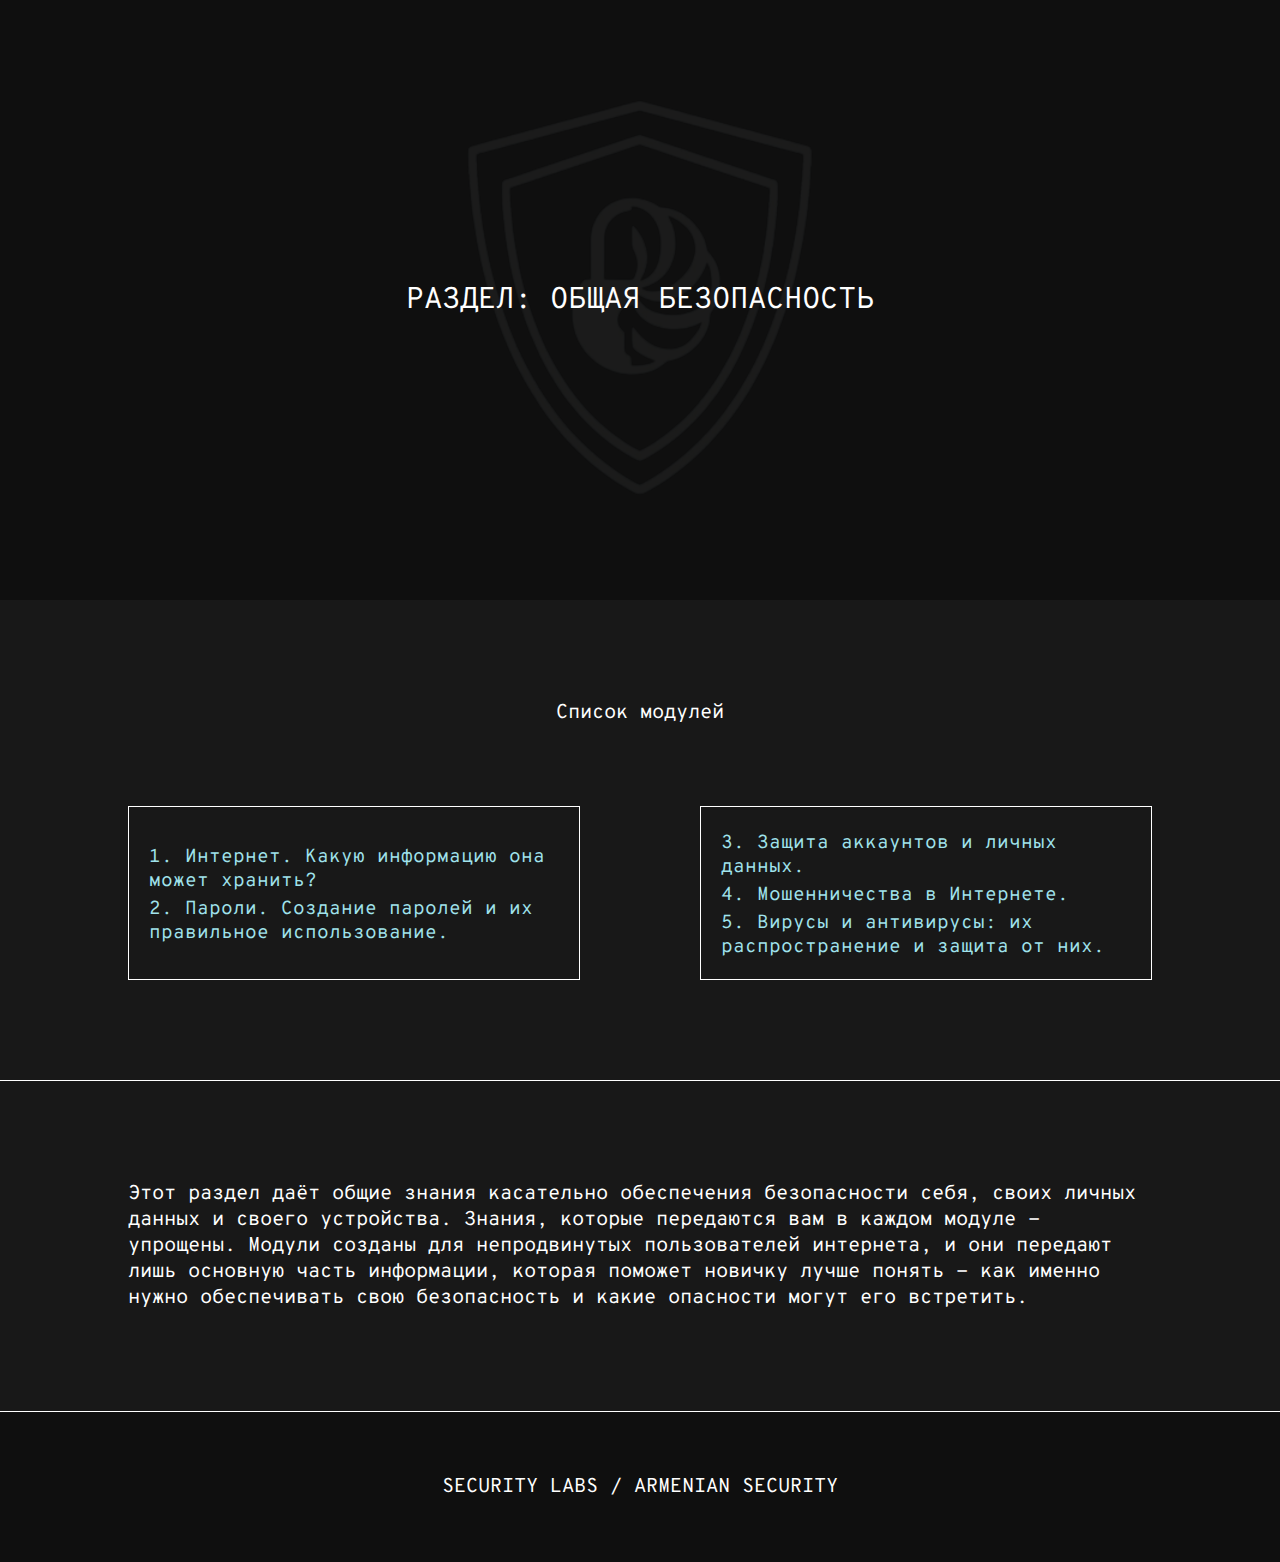
<file: general_security/index.html>
<!DOCTYPE html>
<html lang="en">
<head>
    <meta charset="UTF-8">
    <meta name="viewport" content="width=device-width, initial-scale=1.0">
    <title>Общая безопасность</title>
    <link rel="icon" href="../icon.ico" type="image/x-icon">
    <link rel="stylesheet" href="styles/style.css">
</head>
<body>
    <section class="enter section__animation">
        <div class="wrapper">
            <div class="enter__image">
                <img src="images/shield.png" alt="">
            </div>
            <div class="enter__title text">РАЗДЕЛ: ОБЩАЯ БЕЗОПАСНОСТЬ</div>
        </div>
    </section>
    <section class="modules section__animation" id="modules">
        <div class="wrapper">
            <div class="modules__title text">Список модулей</div>
            <div class="modules__blocks">
                <div class="modules__blocks-block">
                    <div class="modules__blocks-block-item text"><a href="modules/internet/index.html" class="link">1. Интернет. Какую информацию она может хранить?</a></div>
                    <div class="modules__blocks-block-item text"><a href="modules/passwords/index.html" class="link">2. Пароли. Создание паролей и их правильное использование.</a></div>
                </div>
                <div class="modules__blocks-block">
                    <div class="modules__blocks-block-item text"><a href="modules/account_protection/index.html" class="link">3. Защита аккаунтов и личных данных.</a></div>
                    <div class="modules__blocks-block-item text"><a href="modules/internet_fraud/index.html" class="link">4. Мошенничества в Интернете.</a></div>
                    <div class="modules__blocks-block-item text"><a href="modules/viruses_and_antiviruses/index.html" class="link">5. Вирусы и антивирусы: их распространение и защита от них.</a></div>
                </div>
            </div>
        </div>
    </section>
    <section class="data">
        <div class="wrapper">
            <div class="data__info text">
                Этот раздел даёт общие знания касательно обеспечения безопасности себя, своих личных данных и своего устройства.
                Знания, которые передаются вам в каждом модуле - упрощены. Модули созданы для непродвинутых пользователей интернета,
                и они передают лишь основную часть информации, которая поможет новичку лучше понять - как именно нужно обеспечивать свою безопасность и 
                какие опасности могут его встретить.
            </div>
        </div>
    </section>
    <footer class="footer">
        <div class="wrapper">
            <div class="footer__text text">SECURITY LABS / ARMENIAN SECURITY</div>
        </div>
    </footer>
</body>
</html>
</file>
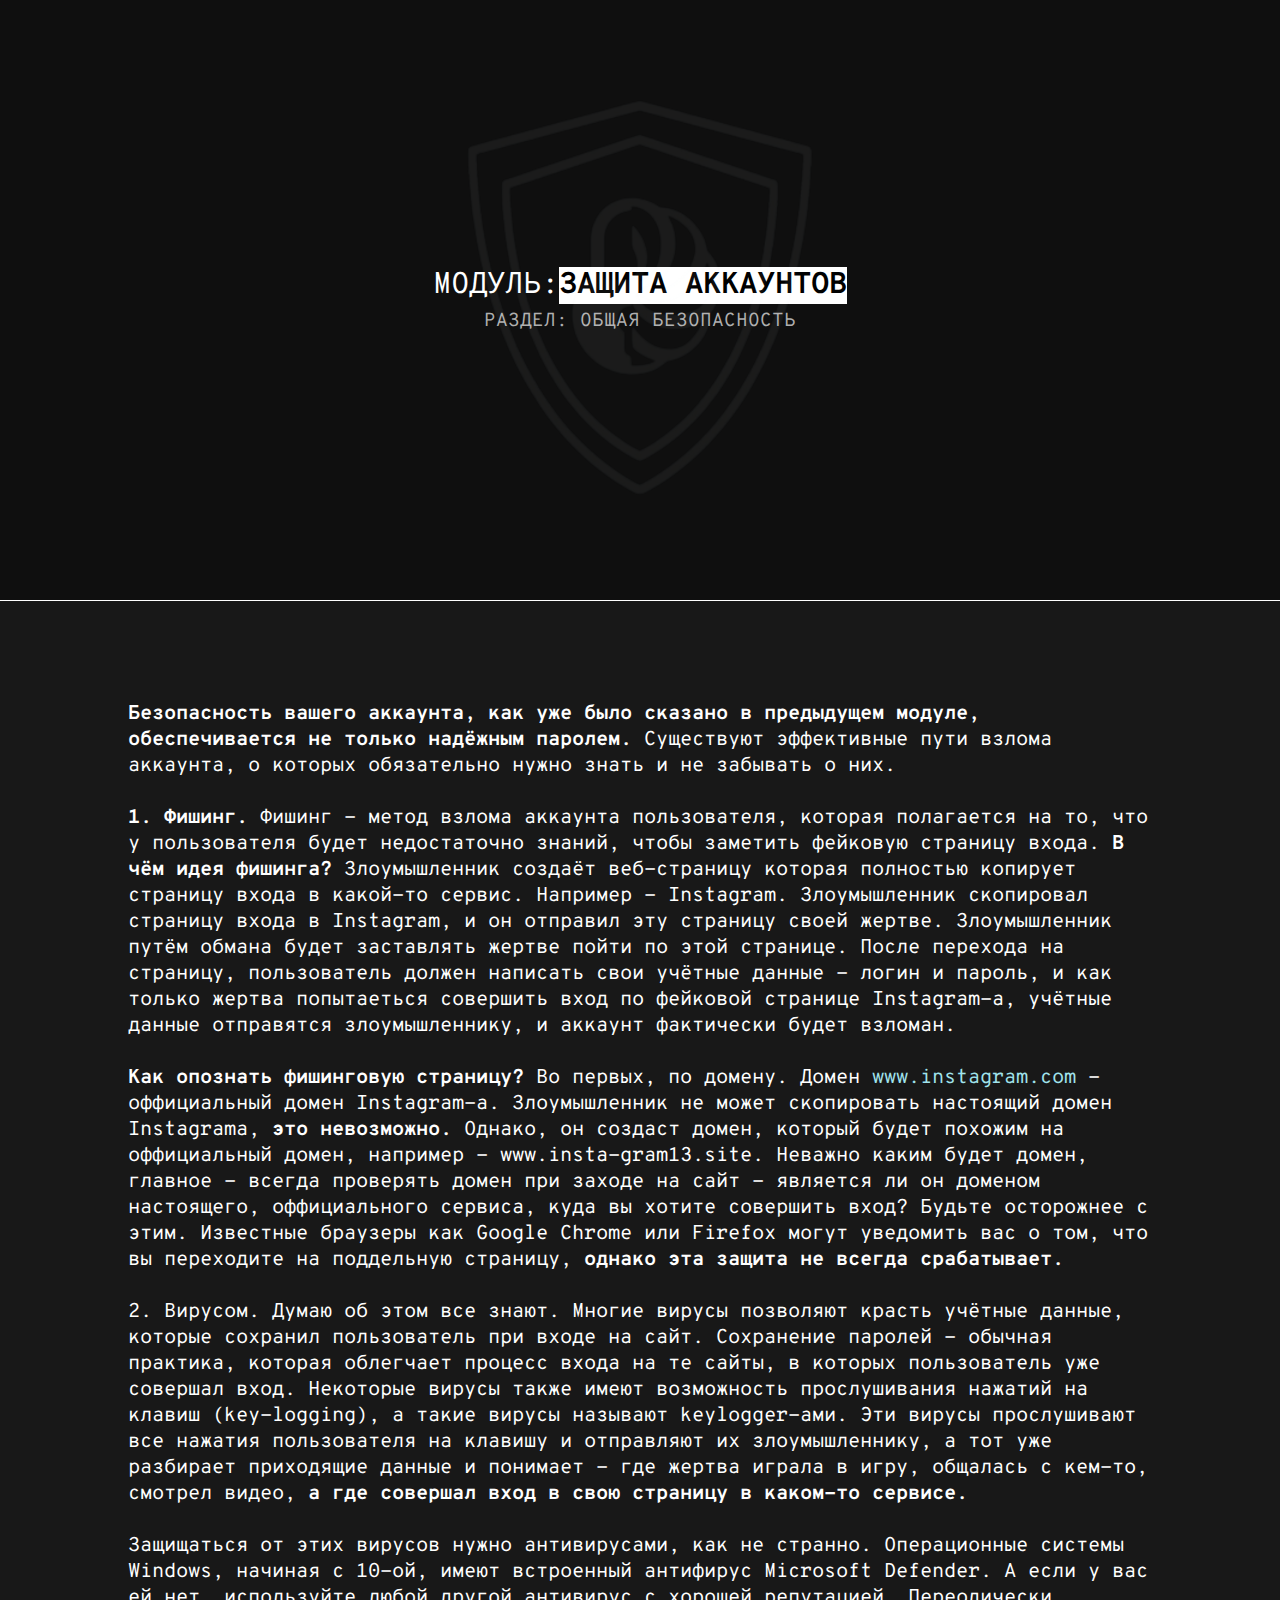
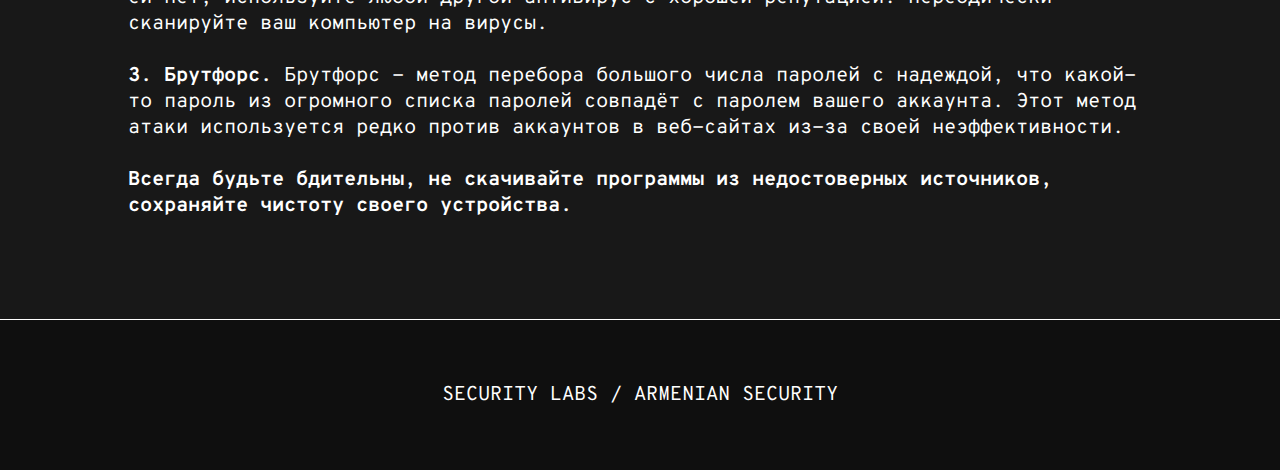
<file: general_security/modules/account_protection/index.html>
<!DOCTYPE html>
<html lang="en">
<head>
    <meta charset="UTF-8">
    <meta name="viewport" content="width=device-width, initial-scale=1.0">
    <title>Защита Аккаунтов</title>
    <link rel="icon" href="../../../icon.ico" type="image/x-icon">
    <link rel="stylesheet" href="../styles/style.css">
</head>
<body>
    <section class="enter section__animation">
        <div class="wrapper">
            <div class="enter__image">
                <img src="../images/shield.png" alt="">
            </div>
            <div class="enter__infoblock">
                <div class="enter__infoblock__title text">МОДУЛЬ:<span>ЗАЩИТА АККАУНТОВ</span></div>
                <div class="enter__infoblock__subtitle text">РАЗДЕЛ: ОБЩАЯ БЕЗОПАСНОСТЬ</div>
            </div>
        </div>
    </section>
    <section class="data">
        <div class="wrapper">
            <div class="data__info text">
                <span>Безопасность вашего аккаунта, как уже было сказано в предыдущем модуле, обеспечивается не только надёжным паролем. </span>
                Существуют эффективные пути взлома аккаунта, о которых обязательно нужно знать и не забывать о них.
                <br><br>
                <span>1. Фишинг.</span> Фишинг - метод взлома аккаунта пользователя, которая полагается на то, что у пользователя
                будет недостаточно знаний, чтобы заметить фейковую страницу входа. <span>В чём идея фишинга?</span>
                Злоумышленник создаёт веб-страницу которая полностью копирует страницу входа в какой-то сервис. Например - Instagram. Злоумышленник скопировал
                страницу входа в Instagram, и он отправил эту страницу своей жертве. Злоумышленник путём обмана будет заставлять жертве пойти по этой странице.
                После перехода на страницу, пользователь должен написать свои учётные данные - логин и пароль, и как только жертва попытаеться совершить вход по 
                фейковой странице Instagram-а, учётные данные отправятся злоумышленнику, и аккаунт фактически будет взломан. 
                <br><br>
                <span>Как опознать фишинговую страницу?</span> Во первых, по домену. Домен <a href="https://www.instagram.com" class="link">www.instagram.com</a> - оффициальный домен Instagram-а. Злоумышленник
                не может скопировать настоящий домен Instagrama, <span>это невозможно.</span> Однако, он создаст домен, который будет похожим на оффициальный домен, 
                например - www.insta-gram13.site. Неважно каким будет домен, главное - всегда проверять домен при заходе на сайт - является ли он доменом настоящего, оффициального
                сервиса, куда вы хотите совершить вход? Будьте осторожнее с этим. Известные браузеры как Google Chrome или Firefox могут уведомить вас о том, что вы переходите
                на поддельную страницу, <span>однако эта защита не всегда срабатывает.</span>
                <br><br>
                2. Вирусом. Думаю об этом все знают. Многие вирусы позволяют красть учётные данные, которые сохранил пользователь при входе на сайт. Сохранение паролей - обычная практика,
                которая облегчает процесс входа на те сайты, в которых пользователь уже совершал вход. Некоторые вирусы также имеют возможность прослушивания нажатий на клавиш (key-logging),
                а такие вирусы называют keylogger-ами. Эти вирусы прослушивают все нажатия пользователя на клавишу и отправляют их злоумышленнику, а тот уже разбирает приходящие данные 
                и понимает - где жертва играла в игру, общалась с кем-то, смотрел видео, <span>а где совершал вход в свою страницу в каком-то сервисе.</span>
                <br><br>
                Защищаться от этих вирусов нужно антивирусами, как не странно. Операционные системы Windows, начиная с 10-ой, имеют встроенный антифирус Microsoft Defender. А если у вас ей
                нет, используйте любой другой антивирус с хорошей репутацией. Переодически сканируйте ваш компьютер на вирусы.
                <br><br>
                <span>3. Брутфорс.</span> Брутфорс - метод перебора большого числа паролей с надеждой, что какой-то пароль из огромного списка паролей совпадёт с паролем вашего аккаунта. 
                Этот метод атаки используется редко против аккаунтов в веб-сайтах из-за своей неэффективности.
                <br><br>
                <span>Всегда будьте бдительны, не скачивайте программы из недостоверных источников, сохраняйте чистоту своего устройства.</span>
            </div>
        </div>
    </section>
    <footer class="footer">
        <div class="wrapper">
            <div class="footer__text text">SECURITY LABS / ARMENIAN SECURITY</div>
        </div>
    </footer>
</body>
</html>
</file>
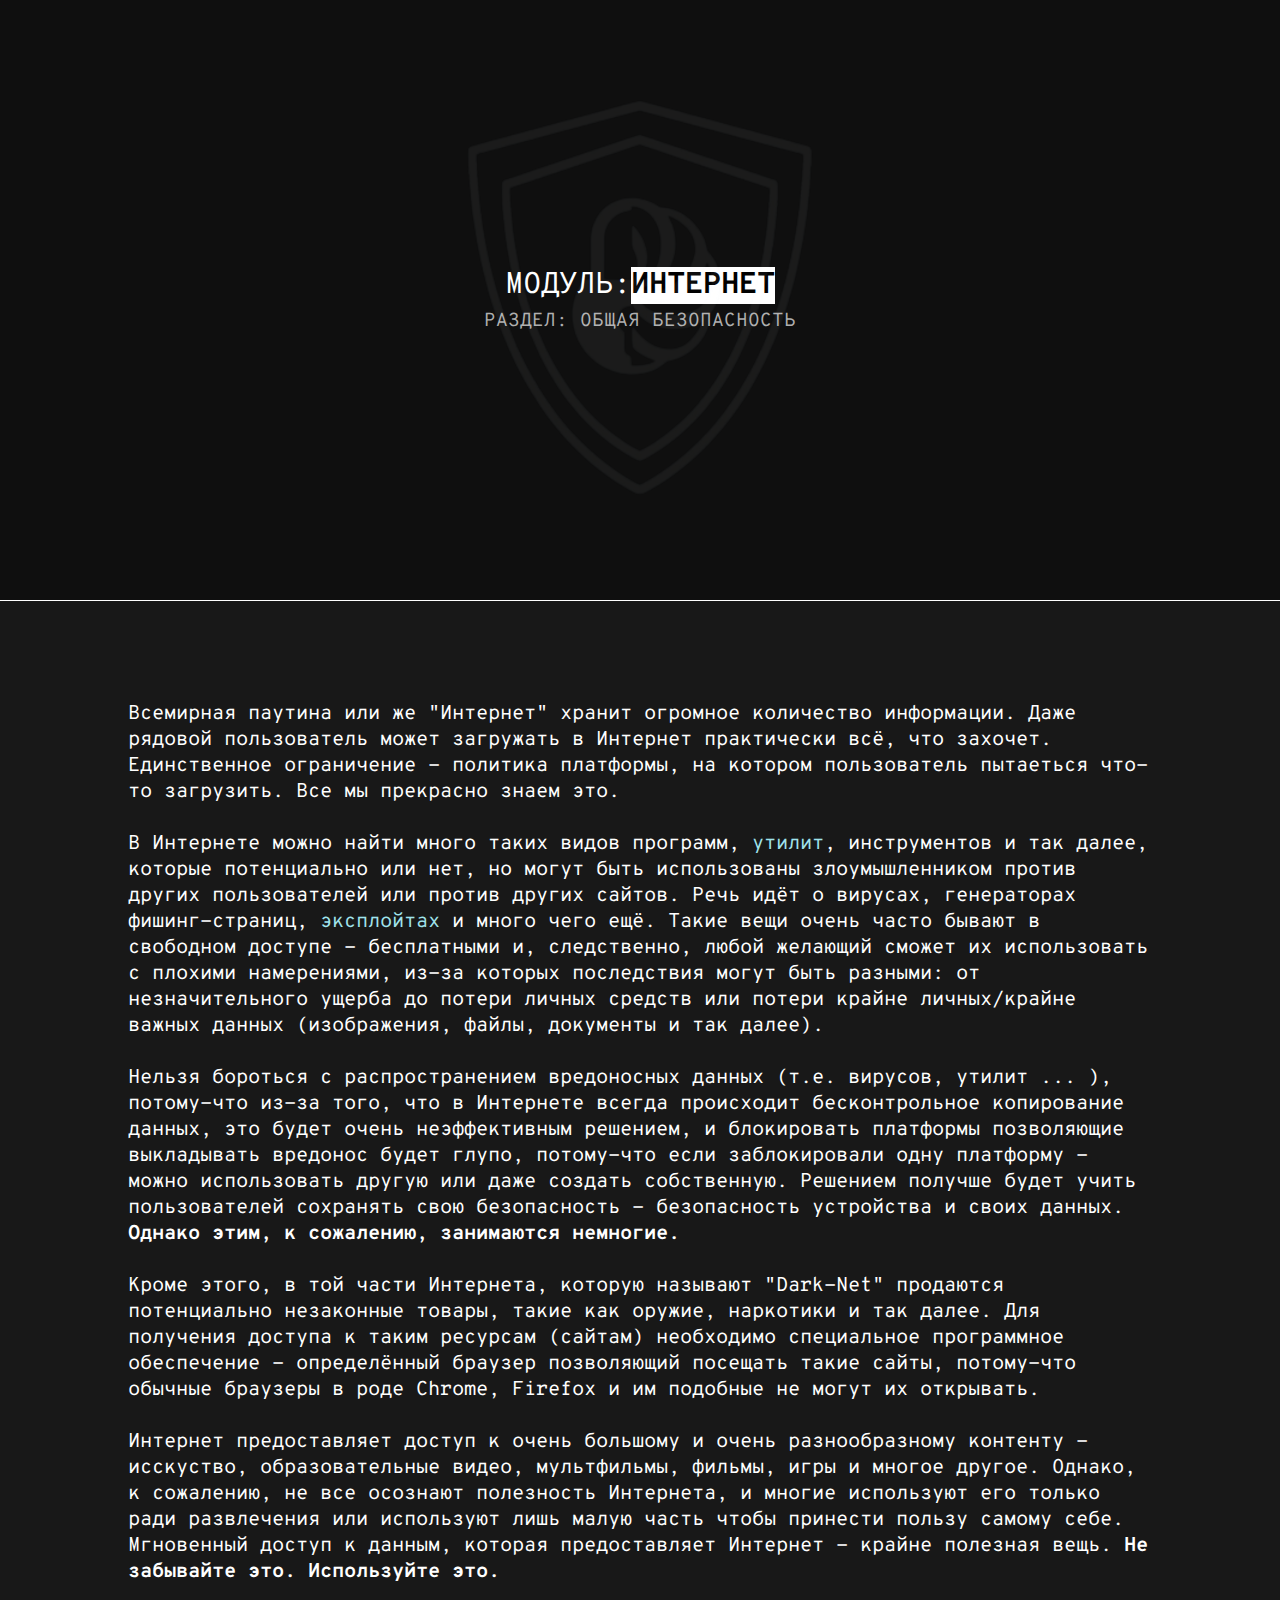
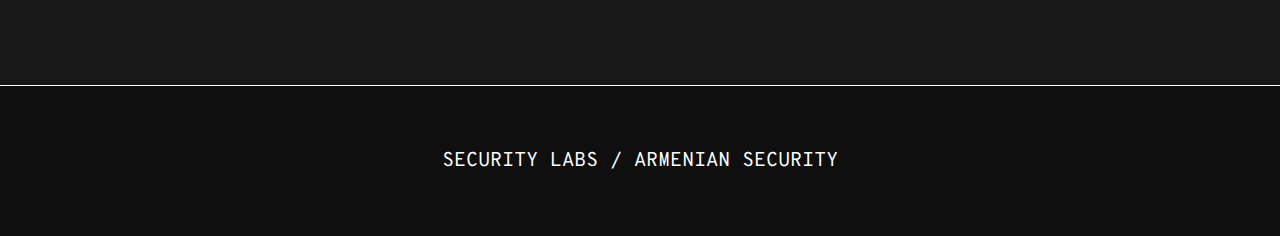
<file: general_security/modules/internet/index.html>
<!DOCTYPE html>
<html lang="en">
<head>
    <meta charset="UTF-8">
    <meta name="viewport" content="width=device-width, initial-scale=1.0">
    <title>Интернет</title>
    <link rel="icon" href="../../../icon.ico" type="image/x-icon">
    <link rel="stylesheet" href="../styles/style.css">
</head>
<body>
    <section class="enter section__animation">
        <div class="wrapper">
            <div class="enter__image">
                <img src="../images/shield.png" alt="">
            </div>
            <div class="enter__infoblock">
                <div class="enter__infoblock__title text">МОДУЛЬ:<span>ИНТЕРНЕТ</span></div>
                <div class="enter__infoblock__subtitle text">РАЗДЕЛ: ОБЩАЯ БЕЗОПАСНОСТЬ</div>
            </div>
        </div>
    </section>
    <section class="data">
        <div class="wrapper">
            <div class="data__info text">
                Всемирная паутина или же "Интернет" хранит огромное количество информации. 
                Даже рядовой пользователь может загружать в Интернет практически всё, что захочет. 
                Единственное ограничение - политика платформы, на котором пользователь пытаеться что-то загрузить. Все мы прекрасно знаем это.
                <br><br>
                В Интернете можно найти много таких видов программ, <a href="https://ru.wikipedia.org/wiki/%D0%A3%D1%82%D0%B8%D0%BB%D0%B8%D1%82%D0%B0" class="link">утилит</a>, инструментов и так далее, которые потенциально или нет, но могут
                быть использованы злоумышленником против других пользователей или против других сайтов. Речь идёт о вирусах, генераторах фишинг-страниц,
                <a href="https://ru.wikipedia.org/wiki/%D0%AD%D0%BA%D1%81%D0%BF%D0%BB%D0%BE%D0%B9%D1%82" class="link">эксплойтах</a> и много чего ещё. 
                Такие вещи очень часто бывают в свободном доступе - бесплатными и, следственно, любой желающий сможет их использовать с плохими намерениями,
                из-за которых последствия могут быть разными: от незначительного ущерба до потери личных средств или потери крайне личных/крайне важных данных (изображения, файлы, документы и так далее).
                <br><br>
                Нельзя бороться с распространением вредоносных данных (т.е. вирусов, утилит ... ), потому-что из-за того, 
                что в Интернете всегда происходит бесконтрольное копирование данных, это будет очень неэффективным решением, и блокировать платформы 
                позволяющие выкладывать вредонос будет глупо, потому-что если заблокировали одну платформу - можно использовать другую или даже создать собственную.
                Решением получше будет учить пользователей сохранять свою безопасность - безопасность устройства и своих данных. <span>Однако этим, к сожалению, занимаются немногие.</span>
                <br><br>
                Кроме этого, в той части Интернета, которую называют "Dark-Net" продаются потенциально незаконные товары, такие как оружие, наркотики и так далее.
                Для получения доступа к таким ресурсам (сайтам) необходимо специальное программное обеспечение - определённый браузер позволяющий посещать 
                такие сайты, потому-что обычные браузеры в роде Chrome, Firefox и им подобные не могут их открывать.
                <br><br>
                Интернет предоставляет доступ к очень большому и очень разнообразному контенту - исскуство, образовательные видео, мультфильмы, фильмы, игры и многое другое.
                Однако, к сожалению, не все осознают полезность Интернета, и многие используют его только ради развлечения или используют лишь малую часть чтобы принести пользу самому себе.
                Мгновенный доступ к данным, которая предоставляет Интернет - крайне полезная вещь. <span>Не забывайте это. Используйте это.</span>
            </div>
        </div>
    </section>
    <footer class="footer">
        <div class="wrapper">
            <div class="footer__text text">SECURITY LABS / ARMENIAN SECURITY</div>
        </div>
    </footer>
</body>
</html>
</file>
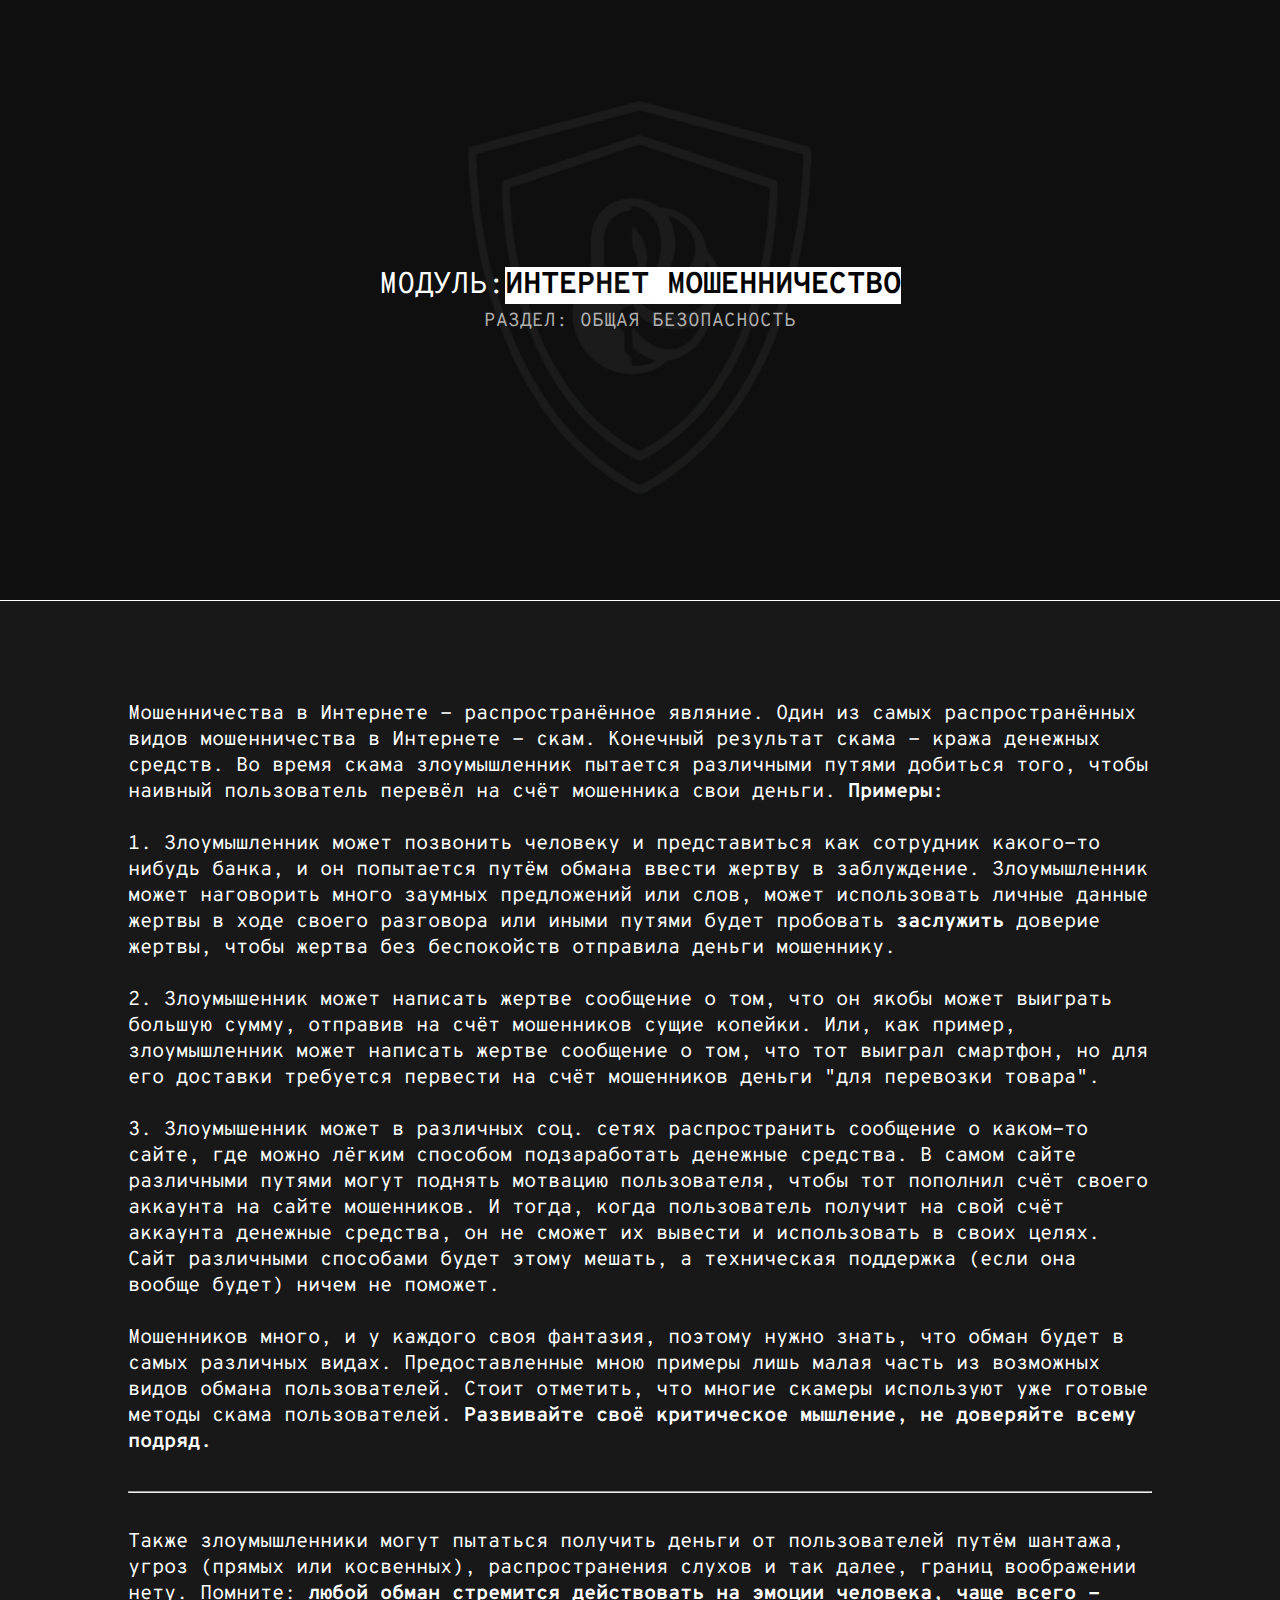
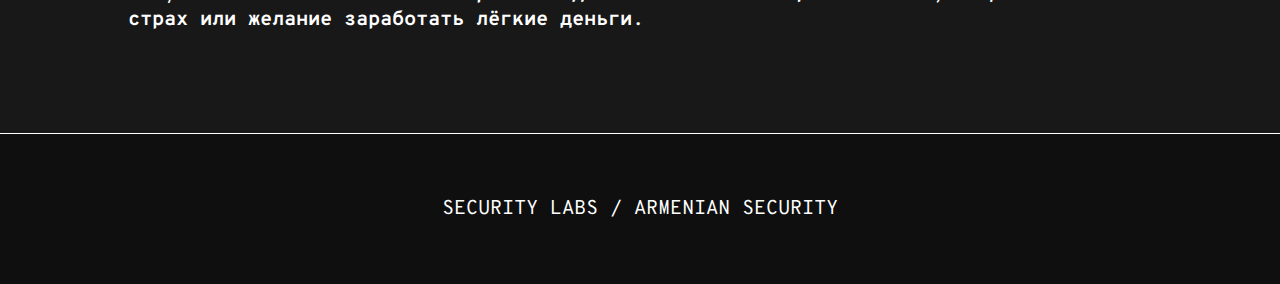
<file: general_security/modules/internet_fraud/index.html>
<!DOCTYPE html>
<html lang="en">
<head>
    <meta charset="UTF-8">
    <meta name="viewport" content="width=device-width, initial-scale=1.0">
    <title>Интернет-Мошенничество</title>
    <link rel="icon" href="../../../icon.ico" type="image/x-icon">
    <link rel="stylesheet" href="../styles/style.css">
</head>
<body>
    <section class="enter section__animation">
        <div class="wrapper">
            <div class="enter__image">
                <img src="../images/shield.png" alt="">
            </div>
            <div class="enter__infoblock">
                <div class="enter__infoblock__title text">МОДУЛЬ:<span>ИНТЕРНЕТ МОШЕННИЧЕСТВО</span></div>
                <div class="enter__infoblock__subtitle text">РАЗДЕЛ: ОБЩАЯ БЕЗОПАСНОСТЬ</div>
            </div>
        </div>
    </section>
    <section class="data">
        <div class="wrapper">
            <div class="data__info text">
                Мошенничества в Интернете - распространённое являние. Один из самых распространённых видов мошенничества в Интернете - скам. 
                Конечный результат скама - кража денежных средств. Во время скама злоумышленник пытается различными путями добиться того, 
                чтобы наивный пользователь перевёл на счёт мошенника свои деньги. <span>Примеры:</span>
                <br><br>
                1. Злоумышленник может позвонить человеку и представиться как сотрудник какого-то нибудь банка, и он попытается путём обмана 
                ввести жертву в заблуждение. Злоумышленник может наговорить много заумных предложений или слов, может использовать личные данные жертвы 
                в ходе своего разговора или иными путями будет пробовать <span>заслужить</span> доверие жертвы, чтобы жертва без беспокойств отправила деньги мошеннику.
                <br><br>
                2. Злоумышенник может написать жертве сообщение о том, что он якобы может выиграть большую сумму, отправив на счёт мошенников сущие копейки.
                Или, как пример, злоумышленник может написать жертве сообщение о том, что тот выиграл смартфон, но для его доставки требуется первести 
                на счёт мошенников деньги "для перевозки товара".
                <br><br>
                3. Злоумышенник может в различных соц. сетях распространить сообщение о каком-то сайте, где можно лёгким способом подзаработать
                денежные средства. В самом сайте различными путями могут поднять мотвацию пользователя, чтобы тот пополнил счёт своего аккаунта
                на сайте мошенников. И тогда, когда пользователь получит на свой счёт аккаунта денежные средства, он не сможет их вывести и 
                использовать в своих целях. Сайт различными способами будет этому мешать, а техническая поддержка (если она вообще будет) 
                ничем не поможет.
                <br><br>
                Мошенников много, и у каждого своя фантазия, поэтому нужно знать, что обман будет в самых различных видах. Предоставленные мною
                примеры лишь малая часть из возможных видов обмана пользователей. Стоит отметить, что многие скамеры используют уже готовые методы 
                скама пользователей. <span>Развивайте своё критическое мышление, не доверяйте всему подряд.</span>
                <br><br><hr><br>
                Также злоумышленники могут пытаться получить деньги от пользователей путём шантажа, угроз (прямых или косвенных), распространения слухов и так далее,
                границ воображении нету. Помните: <span>любой обман стремится действовать на эмоции человека, чаще всего - страх или желание заработать лёгкие деньги.</span>
            </div>
        </div>
    </section>
    <footer class="footer">
        <div class="wrapper">
            <div class="footer__text text">SECURITY LABS / ARMENIAN SECURITY</div>
        </div>
    </footer>
</body>
</html>
</file>
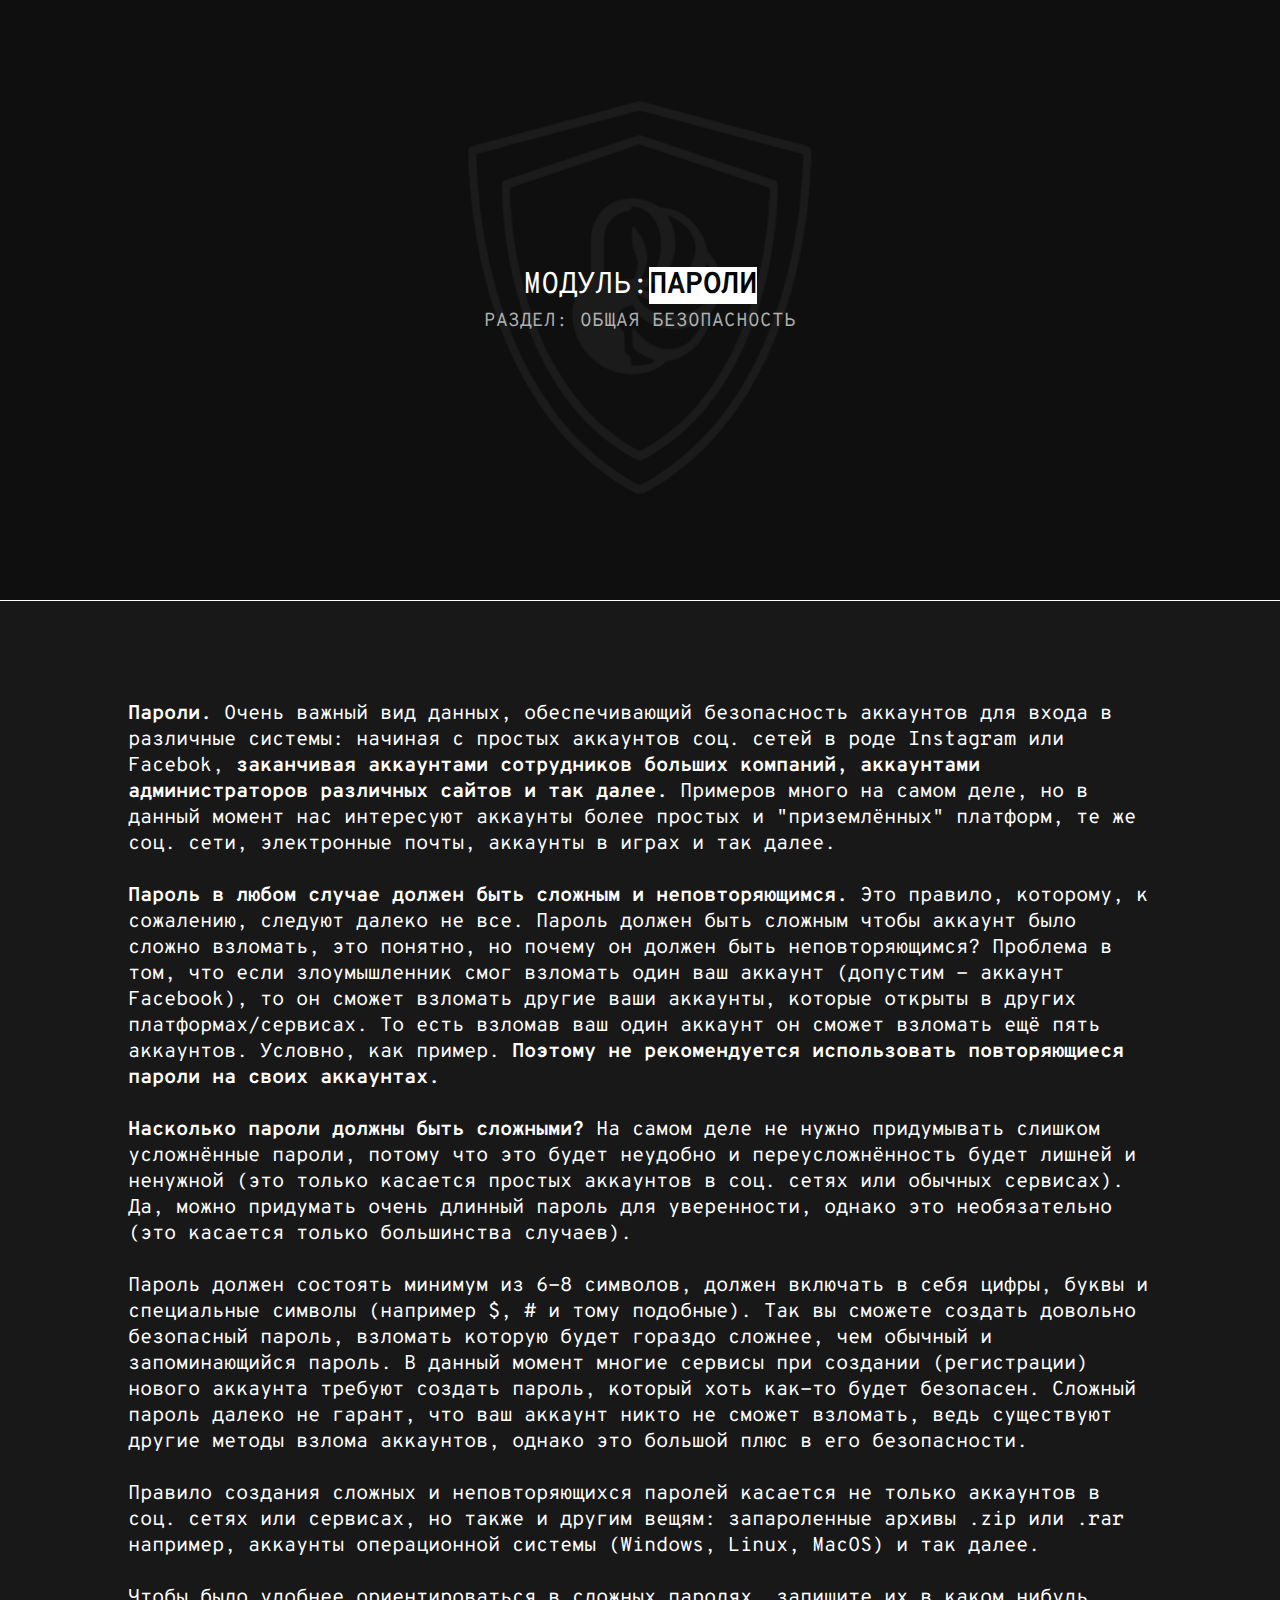
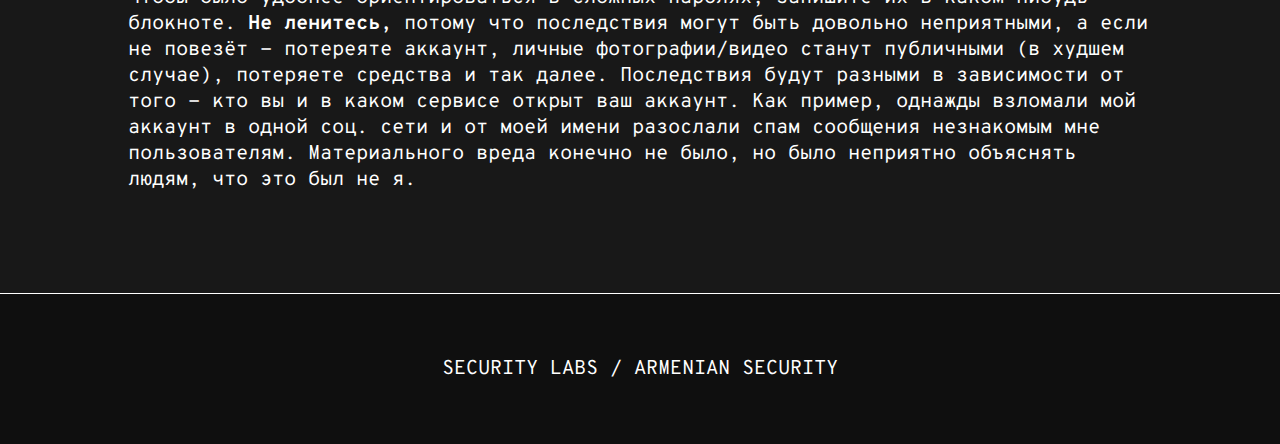
<file: general_security/modules/passwords/index.html>
<!DOCTYPE html>
<html lang="en">
<head>
    <meta charset="UTF-8">
    <meta name="viewport" content="width=device-width, initial-scale=1.0">
    <title>Пароли</title>
    <link rel="icon" href="../../../icon.ico" type="image/x-icon">
    <link rel="stylesheet" href="../styles/style.css">
</head>
<body>
    <section class="enter section__animation">
        <div class="wrapper">
            <div class="enter__image">
                <img src="../images/shield.png" alt="">
            </div>
            <div class="enter__infoblock">
                <div class="enter__infoblock__title text">МОДУЛЬ:<span>ПАРОЛИ</span></div>
                <div class="enter__infoblock__subtitle text">РАЗДЕЛ: ОБЩАЯ БЕЗОПАСНОСТЬ</div>
            </div>
        </div>
    </section>
    <section class="data">
        <div class="wrapper">
            <div class="data__info text">
                <span>Пароли.</span> Очень важный вид данных, обеспечивающий безопасность аккаунтов для входа в различные системы:
                начиная с простых аккаунтов соц. сетей в роде Instagram или Facebok, <span>заканчивая аккаунтами сотрудников больших компаний,
                аккаунтами администраторов различных сайтов и так далее.</span> Примеров много на самом деле, но в данный момент нас интересуют
                аккаунты более простых и "приземлённых" платформ, те же соц. сети, электронные почты, аккаунты в играх и так далее.
                <br><br>
                <span>Пароль в любом случае должен быть сложным и неповторяющимся.</span> Это правило, которому, к сожалению, следуют далеко не все.
                Пароль должен быть сложным чтобы аккаунт было сложно взломать, это понятно, но почему он должен быть неповторяющимся? Проблема в том,
                что если злоумышленник смог взломать один ваш аккаунт (допустим - аккаунт Facebook), то он сможет взломать другие ваши аккаунты, которые 
                открыты в других платформах/сервисах. То есть взломав ваш один аккаунт он сможет взломать ещё пять аккаунтов. Условно, как пример. <span>Поэтому
                не рекомендуется использовать повторяющиеся пароли на своих аккаунтах.</span>
                <br><br>
                <span>Насколько пароли должны быть сложными?</span> На самом деле не нужно придумывать слишком усложнённые пароли, потому что
                это будет неудобно и переусложнённость будет лишней и ненужной (это только касается простых аккаунтов в соц. сетях или обычных сервисах). Да, можно
                придумать очень длинный пароль для уверенности, однако это необязательно (это касается только большинства случаев).
                <br><br>
                Пароль должен состоять минимум из 6-8 символов, должен включать в себя цифры, буквы и специальные символы (например $, # и тому подобные). Так вы сможете создать
                довольно безопасный пароль, взломать которую будет гораздо сложнее, чем обычный и запоминающийся пароль. В данный момент многие сервисы при создании
                (регистрации) нового аккаунта требуют создать пароль, который хоть как-то будет безопасен. Сложный пароль далеко не гарант, что ваш аккаунт никто не сможет взломать, ведь 
                существуют другие методы взлома аккаунтов, однако это большой плюс в его безопасности.
                <br><br>
                Правило создания сложных и неповторяющихся паролей касается не только аккаунтов в соц. сетях или сервисах, но также и другим вещям: запароленные архивы .zip или .rar например,
                аккаунты операционной системы (Windows, Linux, MacOS) и так далее.
                <br><br>
                Чтобы было удобнее ориентироваться в сложных паролях, запишите их в каком нибудь блокноте. <span>Не ленитесь,</span> потому что последствия могут быть довольно неприятными, а если не повезёт - потереяте аккаунт, личные фотографии/видео станут публичными (в худшем случае), потеряете средства и так далее. Последствия будут разными в зависимости от того - кто вы и в каком сервисе открыт ваш аккаунт. Как пример, однажды
                взломали мой аккаунт в одной соц. сети и от моей имени разослали спам сообщения незнакомым мне пользователям. Материального вреда конечно не было, но было неприятно объяснять
                людям, что это был не я.
            </div>
        </div>
    </section>
    <footer class="footer">
        <div class="wrapper">
            <div class="footer__text text">SECURITY LABS / ARMENIAN SECURITY</div>
        </div>
    </footer>
</body>
</html>
</file>
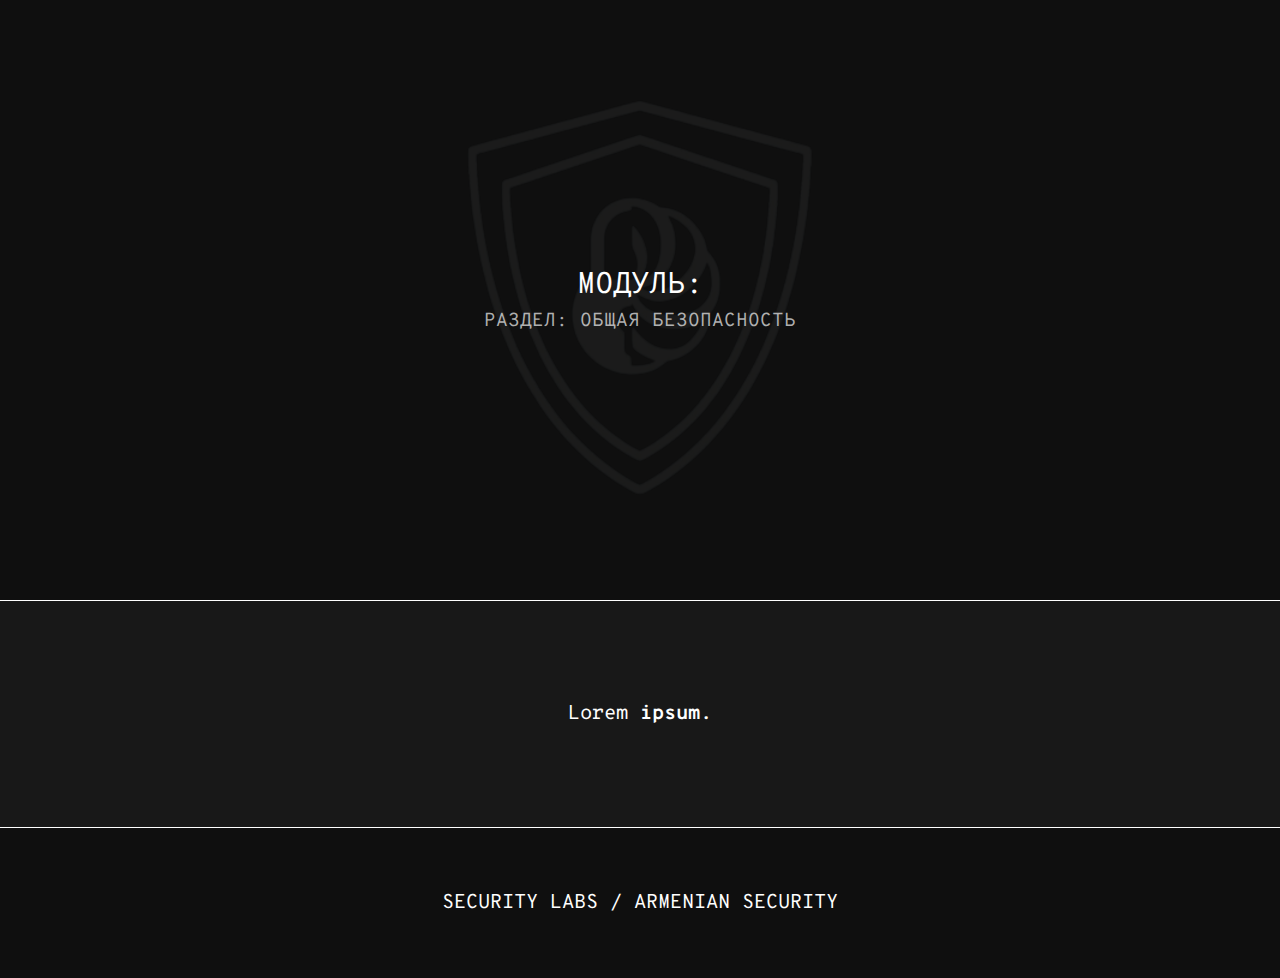
<file: general_security/modules/template/index.html>
<!DOCTYPE html>
<html lang="en">
<head>
    <meta charset="UTF-8">
    <meta name="viewport" content="width=device-width, initial-scale=1.0">
    <title>Template</title>
    <link rel="icon" href="../../../icon.ico" type="image/x-icon">
    <link rel="stylesheet" href="../styles/style.css">
</head>
<body>
    <section class="enter section__animation">
        <div class="wrapper">
            <div class="enter__image">
                <img src="../images/shield.png" alt="">
            </div>
            <div class="enter__infoblock">
                <div class="enter__infoblock__title text">МОДУЛЬ:<span></span></div>
                <div class="enter__infoblock__subtitle text">РАЗДЕЛ: ОБЩАЯ БЕЗОПАСНОСТЬ</div>
            </div>
        </div>
    </section>
    <section class="data">
        <div class="wrapper">
            <div class="data__info text">
                Lorem<span> ipsum.</span>
            </div>
        </div>
    </section>
    <footer class="footer">
        <div class="wrapper">
            <div class="footer__text text">SECURITY LABS / ARMENIAN SECURITY</div>
        </div>
    </footer>
</body>
</html>
</file>
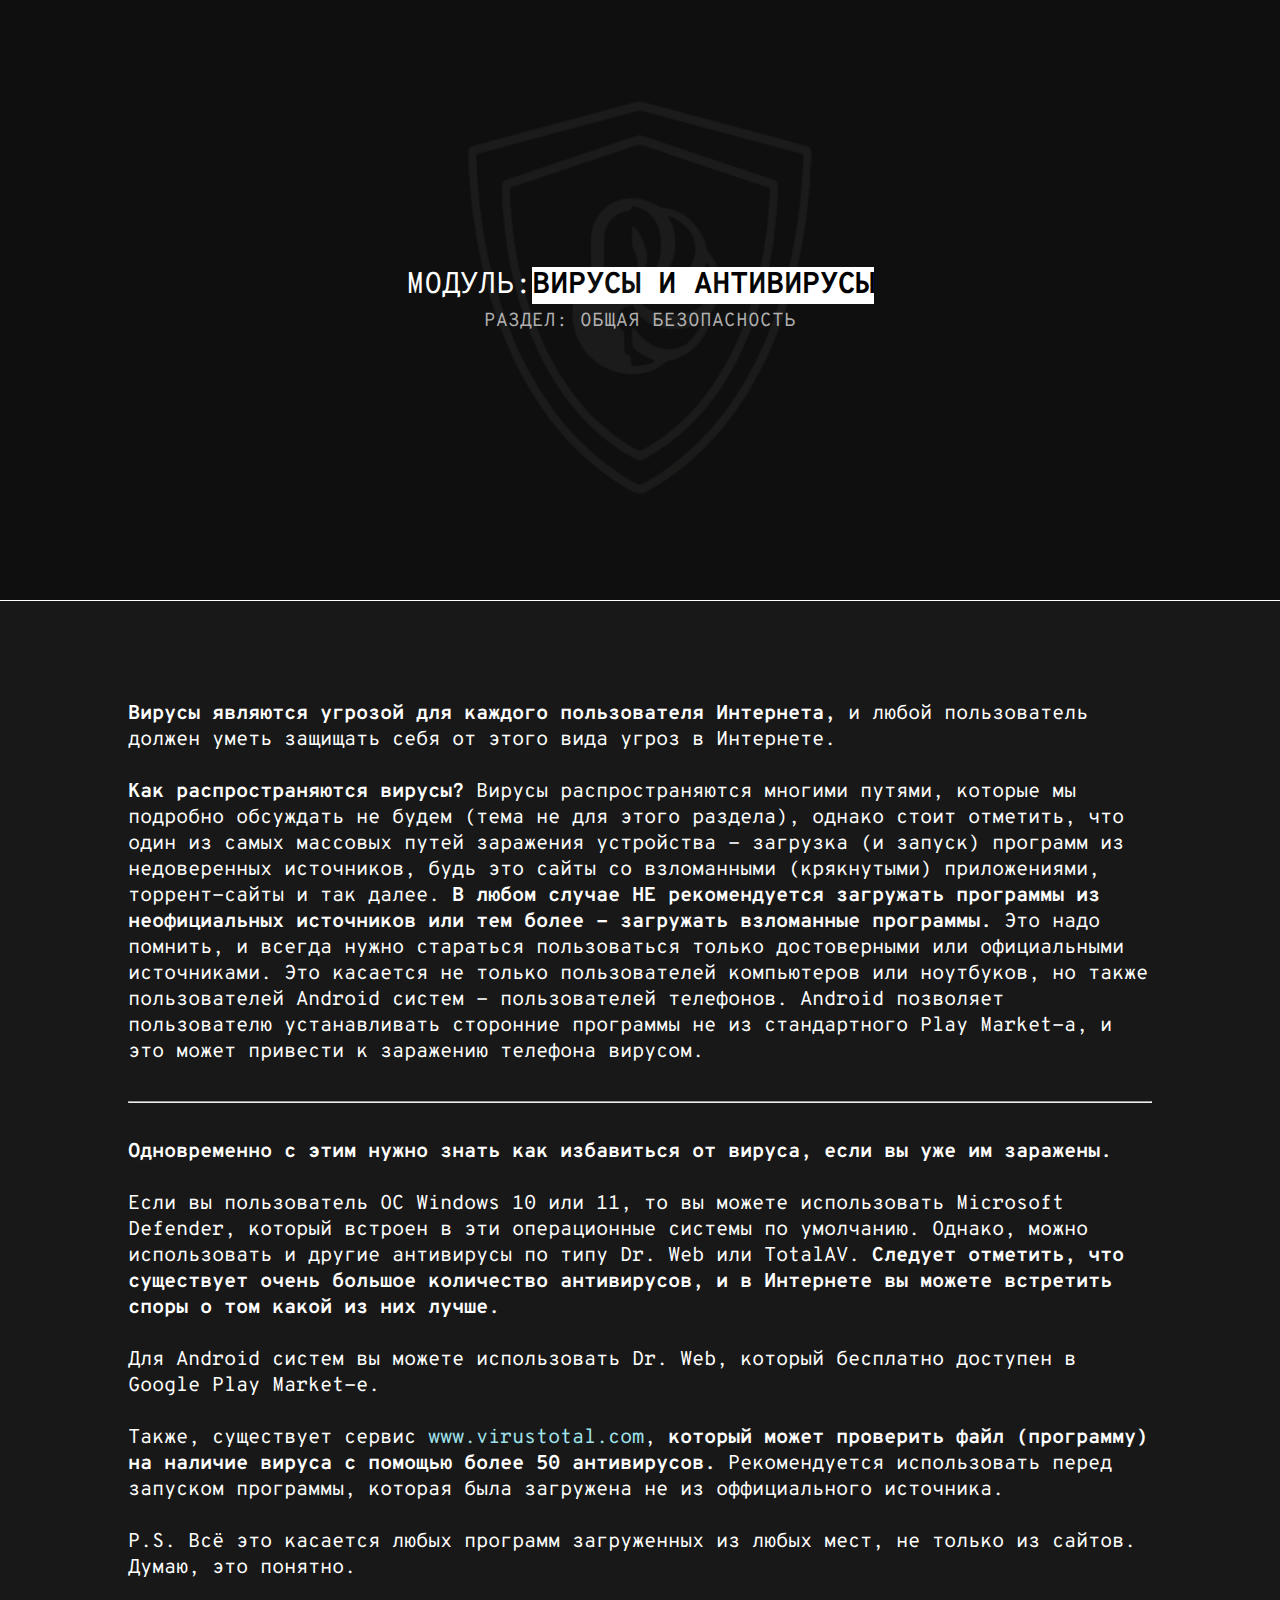
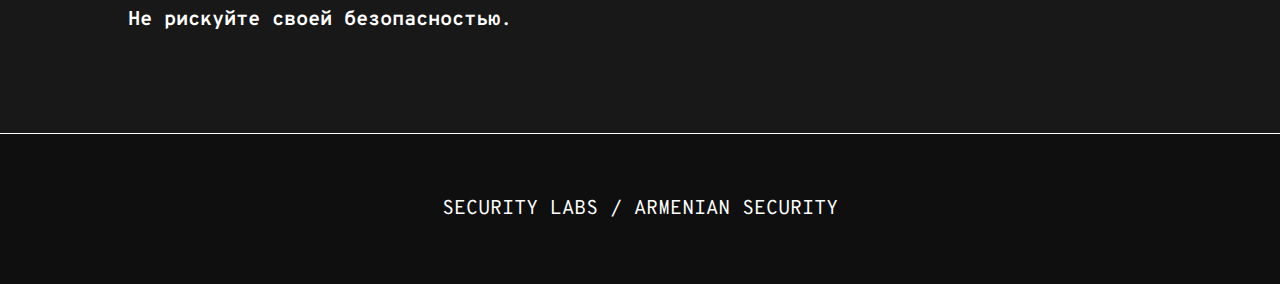
<file: general_security/modules/viruses_and_antiviruses/index.html>
<!DOCTYPE html>
<html lang="en">
<head>
    <meta charset="UTF-8">
    <meta name="viewport" content="width=device-width, initial-scale=1.0">
    <title>Template</title>
    <link rel="icon" href="../../../icon.ico" type="image/x-icon">
    <link rel="stylesheet" href="../styles/style.css">
</head>
<body>
    <section class="enter section__animation">
        <div class="wrapper">
            <div class="enter__image">
                <img src="../images/shield.png" alt="">
            </div>
            <div class="enter__infoblock">
                <div class="enter__infoblock__title text">МОДУЛЬ:<span>ВИРУСЫ И АНТИВИРУСЫ</span></div>
                <div class="enter__infoblock__subtitle text">РАЗДЕЛ: ОБЩАЯ БЕЗОПАСНОСТЬ</div>
            </div>
        </div>
    </section>
    <section class="data">
        <div class="wrapper">
            <div class="data__info text">
                <span>Вирусы являются угрозой для каждого пользователя Интернета,</span> и любой пользователь должен уметь защищать себя от этого вида угроз в Интернете.
                <br><br>
                <span>Как распространяются вирусы?</span> Вирусы распространяются многими путями, которые мы подробно обсуждать не будем (тема не для этого раздела),
                однако стоит отметить, что один из самых массовых путей заражения устройства - загрузка (и запуск) программ из недоверенных источников, будь это сайты со взломанными
                (крякнутыми) приложениями, торрент-сайты и так далее. <span>В любом случае НЕ рекомендуется загружать программы из неофициальных источников или тем более - загружать
                взломанные программы.</span> Это надо помнить, и всегда нужно стараться пользоваться только достоверными или официальными источниками. Это касается не только
                пользователей компьютеров или ноутбуков, но также пользователей Android систем - пользователей телефонов. Android позволяет пользователю устанавливать 
                сторонние программы не из стандартного Play Market-а, и это может привести к заражению телефона вирусом.
                <br><br><hr><br>
                <span>Одновременно с этим нужно знать как избавиться от вируса, если вы уже им заражены.</span>
                <br><br>
                Если вы пользователь ОС Windows 10 или 11, то вы можете использовать Microsoft Defender, который встроен в эти операционные системы по умолчанию.
                Однако, можно использовать и другие антивирусы по типу Dr. Web или TotalAV. <span>Следует отметить, что существует очень большое количество антивирусов, 
                и в Интернете вы можете встретить споры о том какой из них лучше.</span>
                <br><br>
                Для Android систем вы можете использовать Dr. Web, который бесплатно доступен в Google Play Market-е.
                <br><br>
                Также, существует сервис <a href="https://www.virustotal.com" class="link">www.virustotal.com</a>, <span>который может проверить файл (программу) на наличие вируса
                с помощью более 50 антивирусов.</span> Рекомендуется использовать перед запуском программы, которая была загружена не из оффициального источника.
                <br><br>
                P.S. Всё это касается любых программ загруженных из любых мест, не только из сайтов. Думаю, это понятно.
                <br><br>
                <span>Не рискуйте своей безопасностью.</span>
            </div>
        </div>
    </section>
    <footer class="footer">
        <div class="wrapper">
            <div class="footer__text text">SECURITY LABS / ARMENIAN SECURITY</div>
        </div>
    </footer>
</body>
</html>
</file>
<file: general_security/styles/style.css>
@charset "UTF-8";
@keyframes section_hover {
  0% {
    opacity: 1; /* Начальное состояние: полностью видимый */
  }
  10% {
    opacity: 0.98;
  }
  20% {
    opacity: 0.98;
  }
  25% {
    opacity: 1; /* Конец анимации: снова полностью видимый */
  }
}
@font-face {
  font-family: "Robotic";
  src: url("overpass_mono/OverpassMono-Regular.ttf");
  font-weight: normal;
}
@font-face {
  font-family: "Robotic";
  src: url("overpass_mono/OverpassMono-Bold.ttf");
  font-weight: bold;
}
img {
  -webkit-user-select: none;
     -moz-user-select: none;
          user-select: none;
}

br {
  -webkit-user-select: none;
     -moz-user-select: none;
          user-select: none;
}

body {
  margin: 0;
}

.text {
  color: white;
  font-family: "Robotic", Arial, Helvetica, sans-serif;
  font-size: 20px;
}
.text::-moz-selection {
  color: rgb(29, 29, 29);
  background-color: rgb(99, 99, 99);
  -moz-transition: background-color 0.5s ease;
  transition: background-color 0.5s ease;
}
.text::selection {
  color: rgb(29, 29, 29);
  background-color: rgb(99, 99, 99);
  transition: background-color 0.5s ease;
}
.text::-moz-selection::content {
  font-weight: bold;
}
.text::selection::content {
  font-weight: bold;
}

.link {
  color: rgb(160, 227, 236);
  text-decoration: none;
  transition: color 0.3s, -webkit-text-decoration 0.3s;
  transition: color 0.3s, text-decoration 0.3s;
  transition: color 0.3s, text-decoration 0.3s, -webkit-text-decoration 0.3s;
}
.link:hover {
  color: white;
  text-decoration: underline;
}
.link::-moz-selection {
  background-color: rgb(99, 99, 99);
}
.link::selection {
  background-color: rgb(99, 99, 99);
}

.section__animation:hover {
  animation-name: section_hover;
  animation-duration: 1s;
  animation-timing-function: ease-in;
  animation-iteration-count: 1;
}

section, footer {
  width: 100%;
  height: 600px;
  display: flex;
  justify-content: center;
  align-items: center;
  flex-direction: column;
  position: relative;
}

.wrapper {
  width: 80%;
  height: 300px;
  display: flex;
  align-items: center;
  justify-content: center;
}

.enter {
  background-color: rgb(15, 15, 15);
}
.enter__image {
  width: 600px;
  position: absolute;
  opacity: 0.05;
}
.enter__image img {
  width: 100%;
  height: 100%;
}
.enter__title {
  font-size: 30px;
  z-index: 10;
}

.modules {
  background-color: rgb(24, 24, 24);
  padding: 100px 0;
  height: 100%;
}
.modules .wrapper {
  height: 100%;
  flex-direction: column;
}
.modules .modules__blocks {
  margin-top: 80px;
  display: flex;
  justify-content: space-between;
}
.modules .modules__blocks-block {
  width: 40%;
  border: 1px solid white;
  padding: 20px;
  display: flex;
  flex-direction: column;
  justify-content: center;
  transition: background-color 0.3s, padding 0.5s ease-in-out;
  cursor: pointer;
}
.modules .modules__blocks-block-item {
  margin-top: 4px;
  font-size: 19px;
}

.data {
  height: 100%;
  background-color: rgb(24, 24, 24);
  padding: 100px 0;
  border-top: 1px solid white;
  border-bottom: 1px solid white;
}
.data .wrapper {
  height: 80%;
}
.data__info span {
  font-weight: bold;
}

.footer {
  height: 150px;
  background-color: rgb(15, 15, 15);
}
.footer .wrapper {
  width: 600px;
  height: 100%;
  justify-content: center;
}

@media screen and (max-width: 1200px) {
  .data__info {
    font-size: 18px;
  }
  .modules__blocks-block-item {
    font-size: 16px !important;
  }
}
@media screen and (max-width: 768px) {
  .enter__image {
    width: 490px;
  }
  .enter__title {
    font-size: 27px;
  }
  .data__info {
    font-size: 17px;
  }
  .modules__blocks {
    flex-direction: column;
  }
  .modules__blocks-block {
    width: unset !important;
    margin: 10px 0;
  }
  .modules__blocks-block-item {
    font-size: 15px !important;
  }
  .footer .wrapper {
    width: 100%;
  }
  .footer__text {
    font-size: 18px;
  }
}
@media screen and (max-width: 576px) {
  .enter {
    height: 400px;
  }
  .enter__image {
    width: 320px;
  }
  .enter__title {
    font-size: 15px;
  }
  .data__info {
    font-size: 13px;
  }
  .modules__blocks-block-item {
    font-size: 15px !important;
  }
  .footer .wrapper {
    width: 100%;
  }
  .footer__text {
    font-size: 12px;
  }
}/*# sourceMappingURL=style.css.map */
</file>
<file: general_security/modules/styles/style.css>
@charset "UTF-8";
@keyframes section_hover {
  0% {
    opacity: 1; /* Начальное состояние: полностью видимый */
  }
  10% {
    opacity: 0.98;
  }
  20% {
    opacity: 0.98;
  }
  25% {
    opacity: 1; /* Конец анимации: снова полностью видимый */
  }
}
@font-face {
  font-family: "Robotic";
  src: url("overpass_mono/OverpassMono-Regular.ttf");
  font-weight: normal;
}
@font-face {
  font-family: "Robotic";
  src: url("overpass_mono/OverpassMono-Bold.ttf");
  font-weight: bold;
}
img {
  -webkit-user-select: none;
     -moz-user-select: none;
          user-select: none;
}

br {
  -webkit-user-select: none;
     -moz-user-select: none;
          user-select: none;
}

body {
  margin: 0;
}

.text {
  color: white;
  font-family: "Robotic", Arial, Helvetica, sans-serif;
  font-size: 20px;
}
.text::-moz-selection {
  color: rgb(29, 29, 29);
  background-color: rgb(99, 99, 99);
  -moz-transition: background-color 0.5s ease;
  transition: background-color 0.5s ease;
}
.text::selection {
  color: rgb(29, 29, 29);
  background-color: rgb(99, 99, 99);
  transition: background-color 0.5s ease;
}
.text::-moz-selection::content {
  font-weight: bold;
}
.text::selection::content {
  font-weight: bold;
}

.link {
  color: rgb(160, 227, 236);
  text-decoration: none;
  transition: color 0.3s, -webkit-text-decoration 0.3s;
  transition: color 0.3s, text-decoration 0.3s;
  transition: color 0.3s, text-decoration 0.3s, -webkit-text-decoration 0.3s;
}
.link:hover {
  color: rgb(182, 126, 228);
}
.link::-moz-selection {
  background-color: rgb(99, 99, 99);
}
.link::selection {
  background-color: rgb(99, 99, 99);
}

.section__animation:hover {
  animation-name: section_hover;
  animation-duration: 1s;
  animation-timing-function: ease-in;
  animation-iteration-count: 1;
}

section, footer {
  width: 100%;
  height: 600px;
  display: flex;
  justify-content: center;
  align-items: center;
  flex-direction: column;
  position: relative;
}

.wrapper {
  width: 80%;
  height: 300px;
  display: flex;
  align-items: center;
  justify-content: center;
}

.enter {
  background-color: rgb(15, 15, 15);
}
.enter__image {
  width: 600px;
  position: absolute;
  opacity: 0.05;
}
.enter__image img {
  width: 100%;
  height: 100%;
}
.enter__infoblock {
  display: flex;
  flex-direction: column;
  justify-content: center;
}
.enter__infoblock__title {
  font-size: 30px;
}
.enter__infoblock__title span {
  background-color: white;
  color: black;
  font-weight: bold;
}
.enter__infoblock__subtitle {
  font-size: 19px;
  color: rgb(175, 175, 175);
  margin-top: 5px;
}
.enter__infoblock .text {
  text-align: center;
}

.data {
  height: 100%;
  background-color: rgb(24, 24, 24);
  padding: 100px 0;
  border-top: 1px solid white;
  border-bottom: 1px solid white;
}
.data .wrapper {
  height: 80%;
}
.data__info span {
  font-weight: bold;
}

.footer {
  height: 150px;
  background-color: rgb(15, 15, 15);
}
.footer .wrapper {
  width: 600px;
  height: 100%;
  justify-content: center;
}

@media screen and (max-width: 1200px) {
  .data__info {
    font-size: 18px;
  }
}
@media screen and (max-width: 768px) {
  .enter__image {
    width: 490px;
  }
  .enter__infoblock__title {
    font-size: 27px;
  }
  .enter__infoblock__subtitle {
    font-size: 16px;
  }
  .data__info {
    font-size: 17px;
  }
  .footer__text {
    font-size: 18px;
  }
}
@media screen and (max-width: 576px) {
  .enter {
    height: 400px;
  }
  .enter__image {
    width: 320px;
  }
  .enter__infoblock__title {
    font-size: 20px;
  }
  .enter__infoblock__subtitle {
    font-size: 14px;
  }
  .data__info {
    font-size: 13px;
  }
  .footer .wrapper {
    width: 100%;
  }
  .footer__text {
    font-size: 12px;
  }
}/*# sourceMappingURL=style.css.map */
</file>
